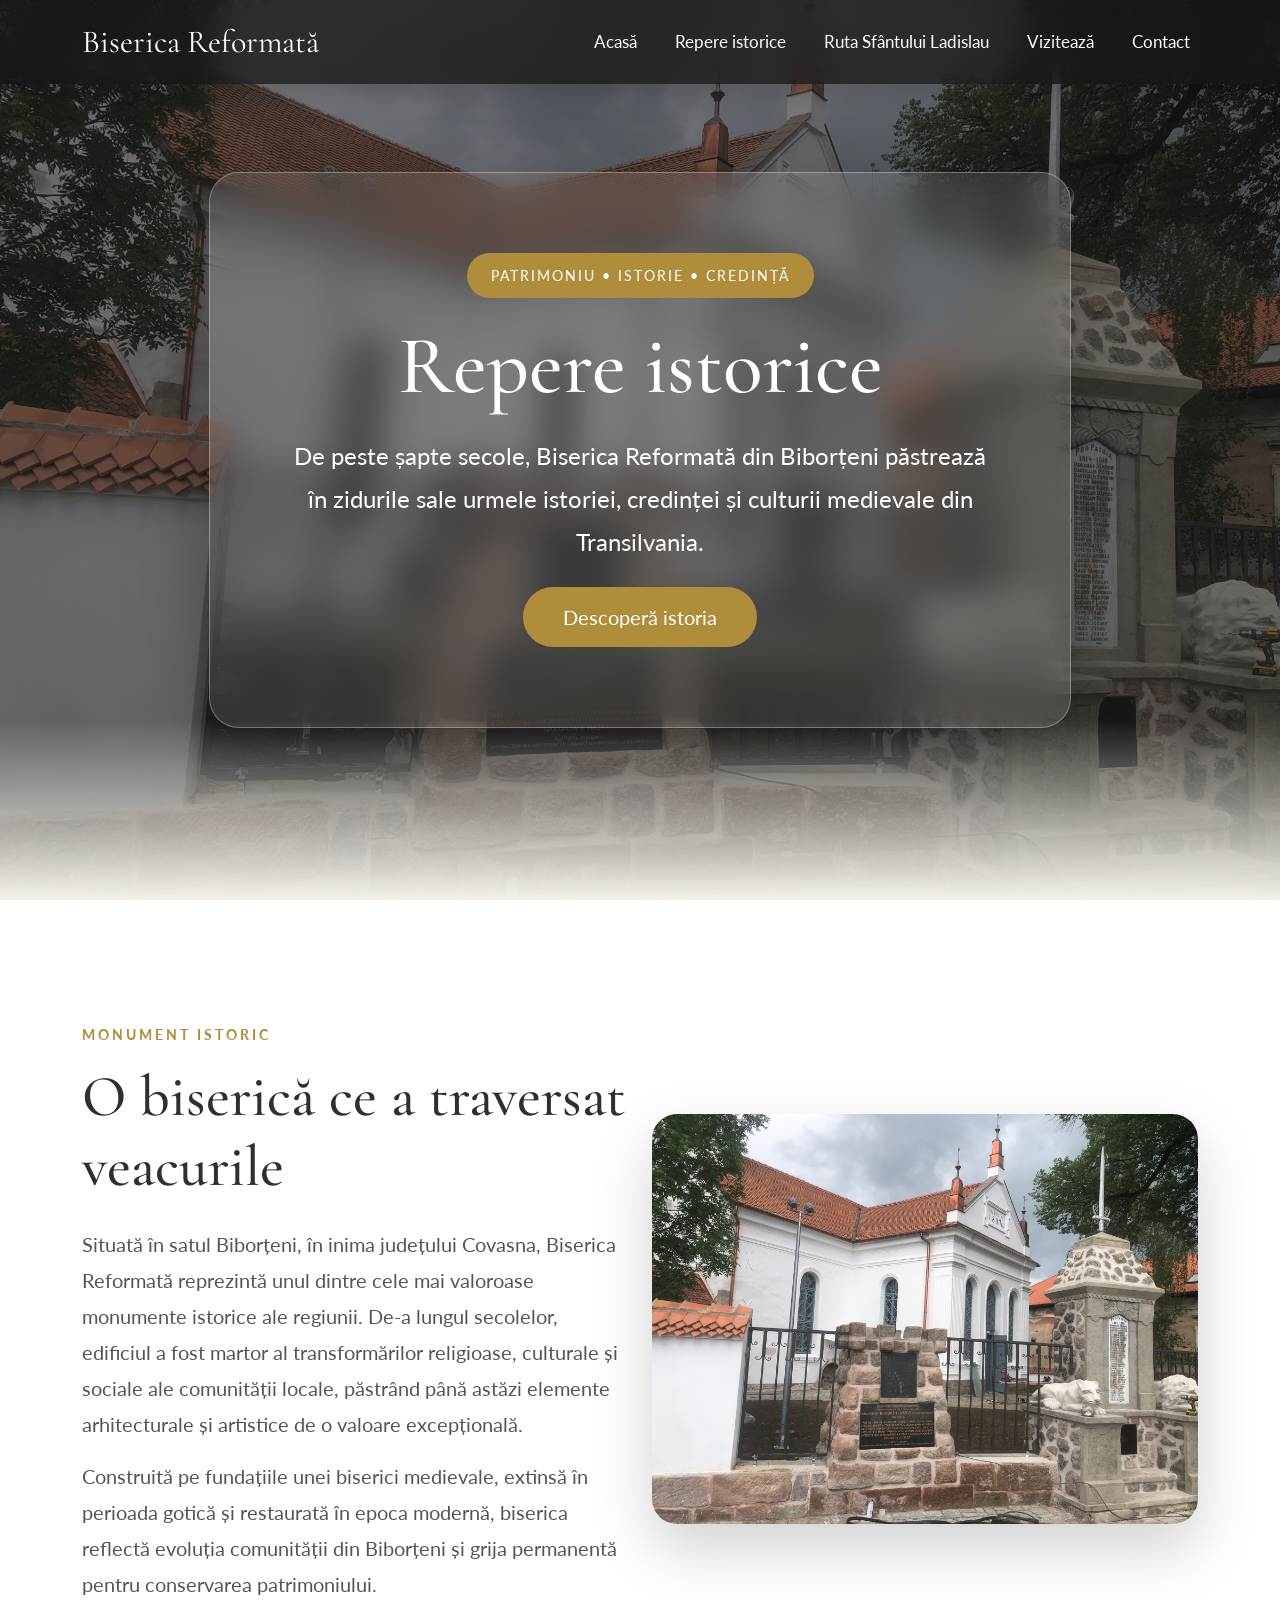
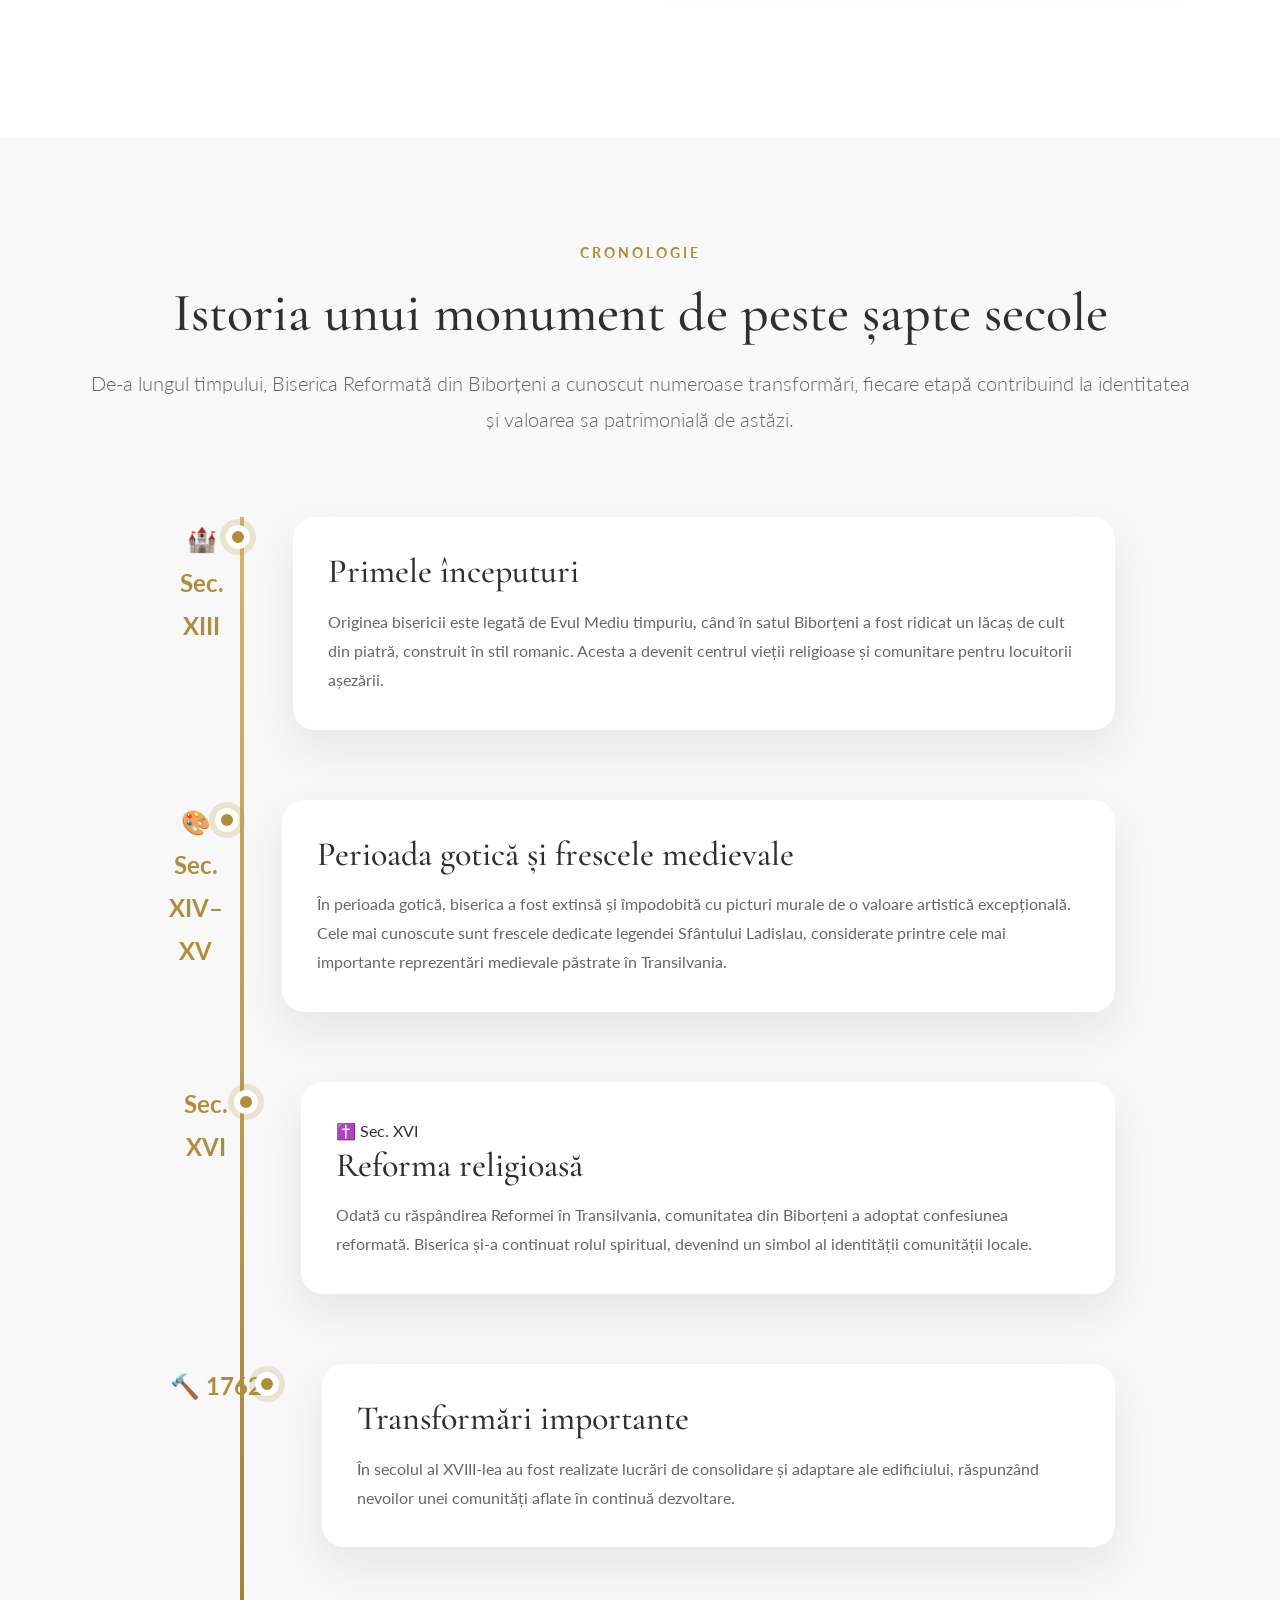
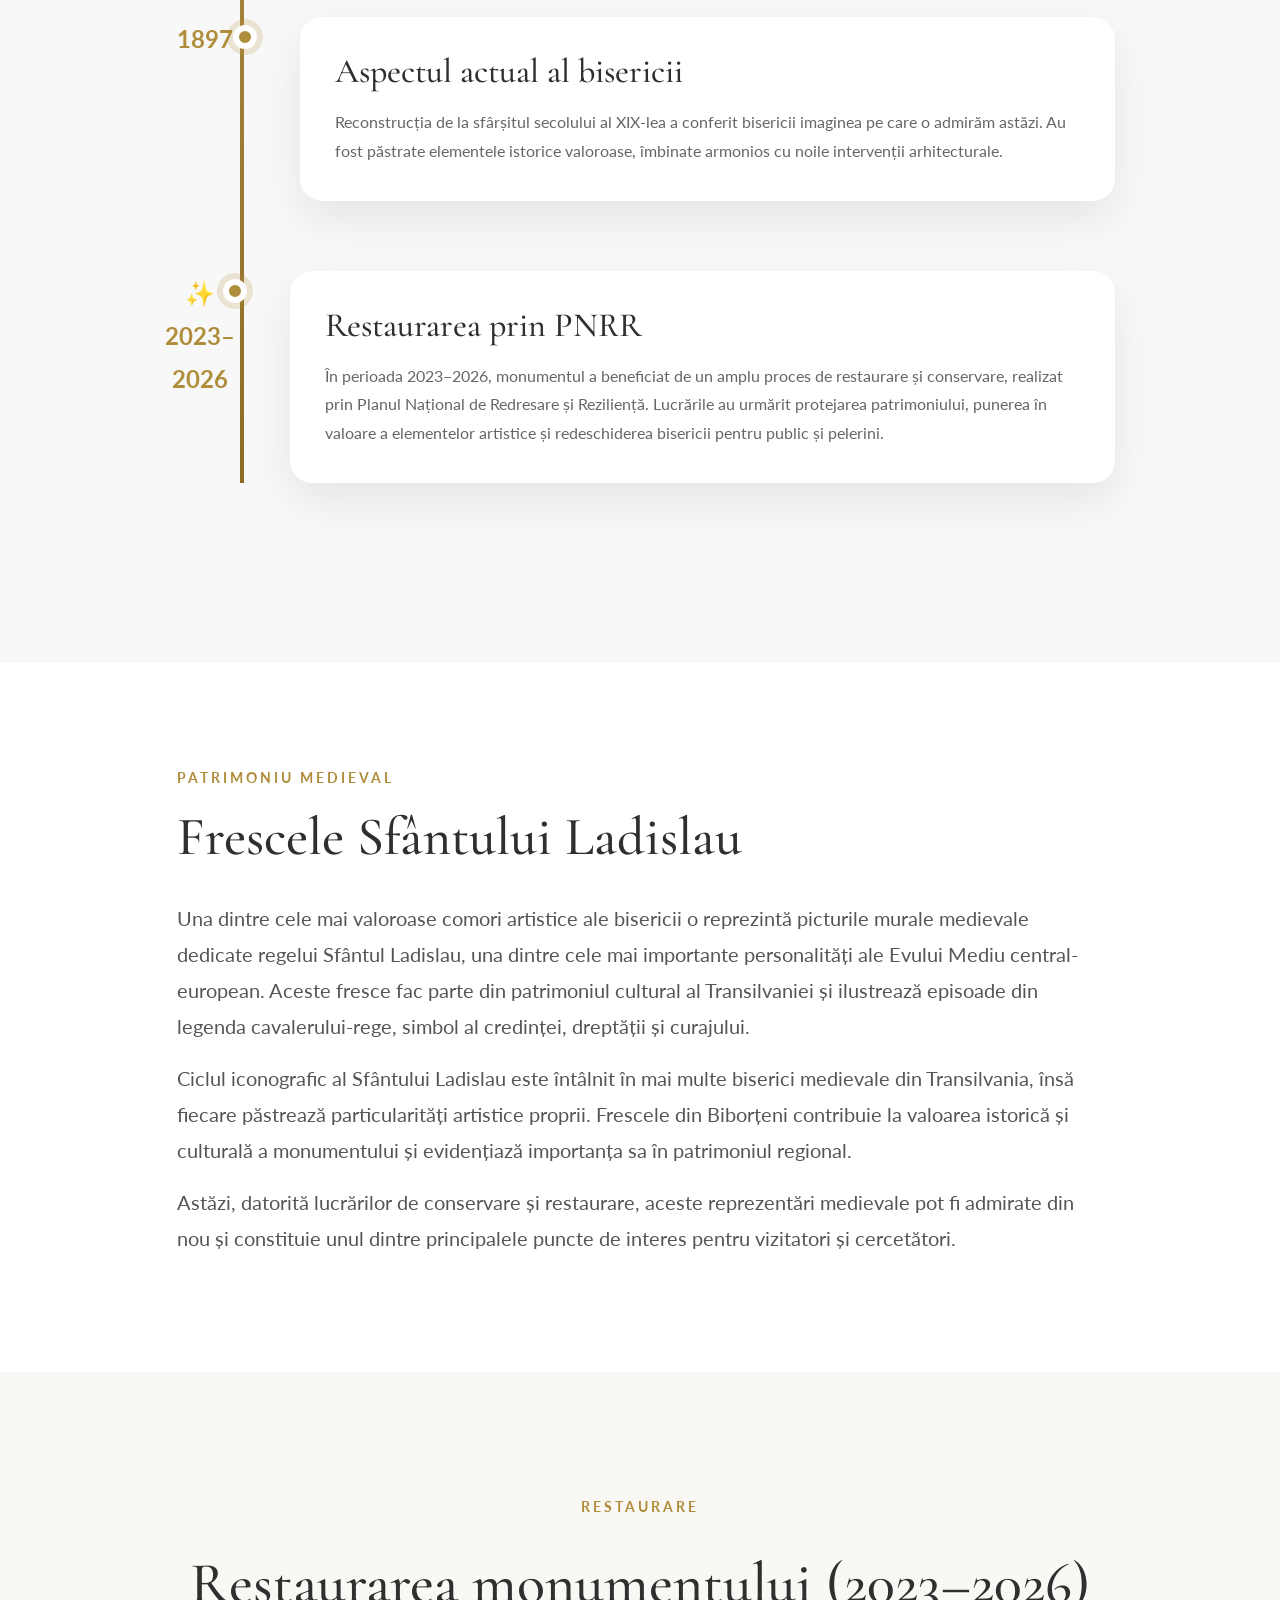
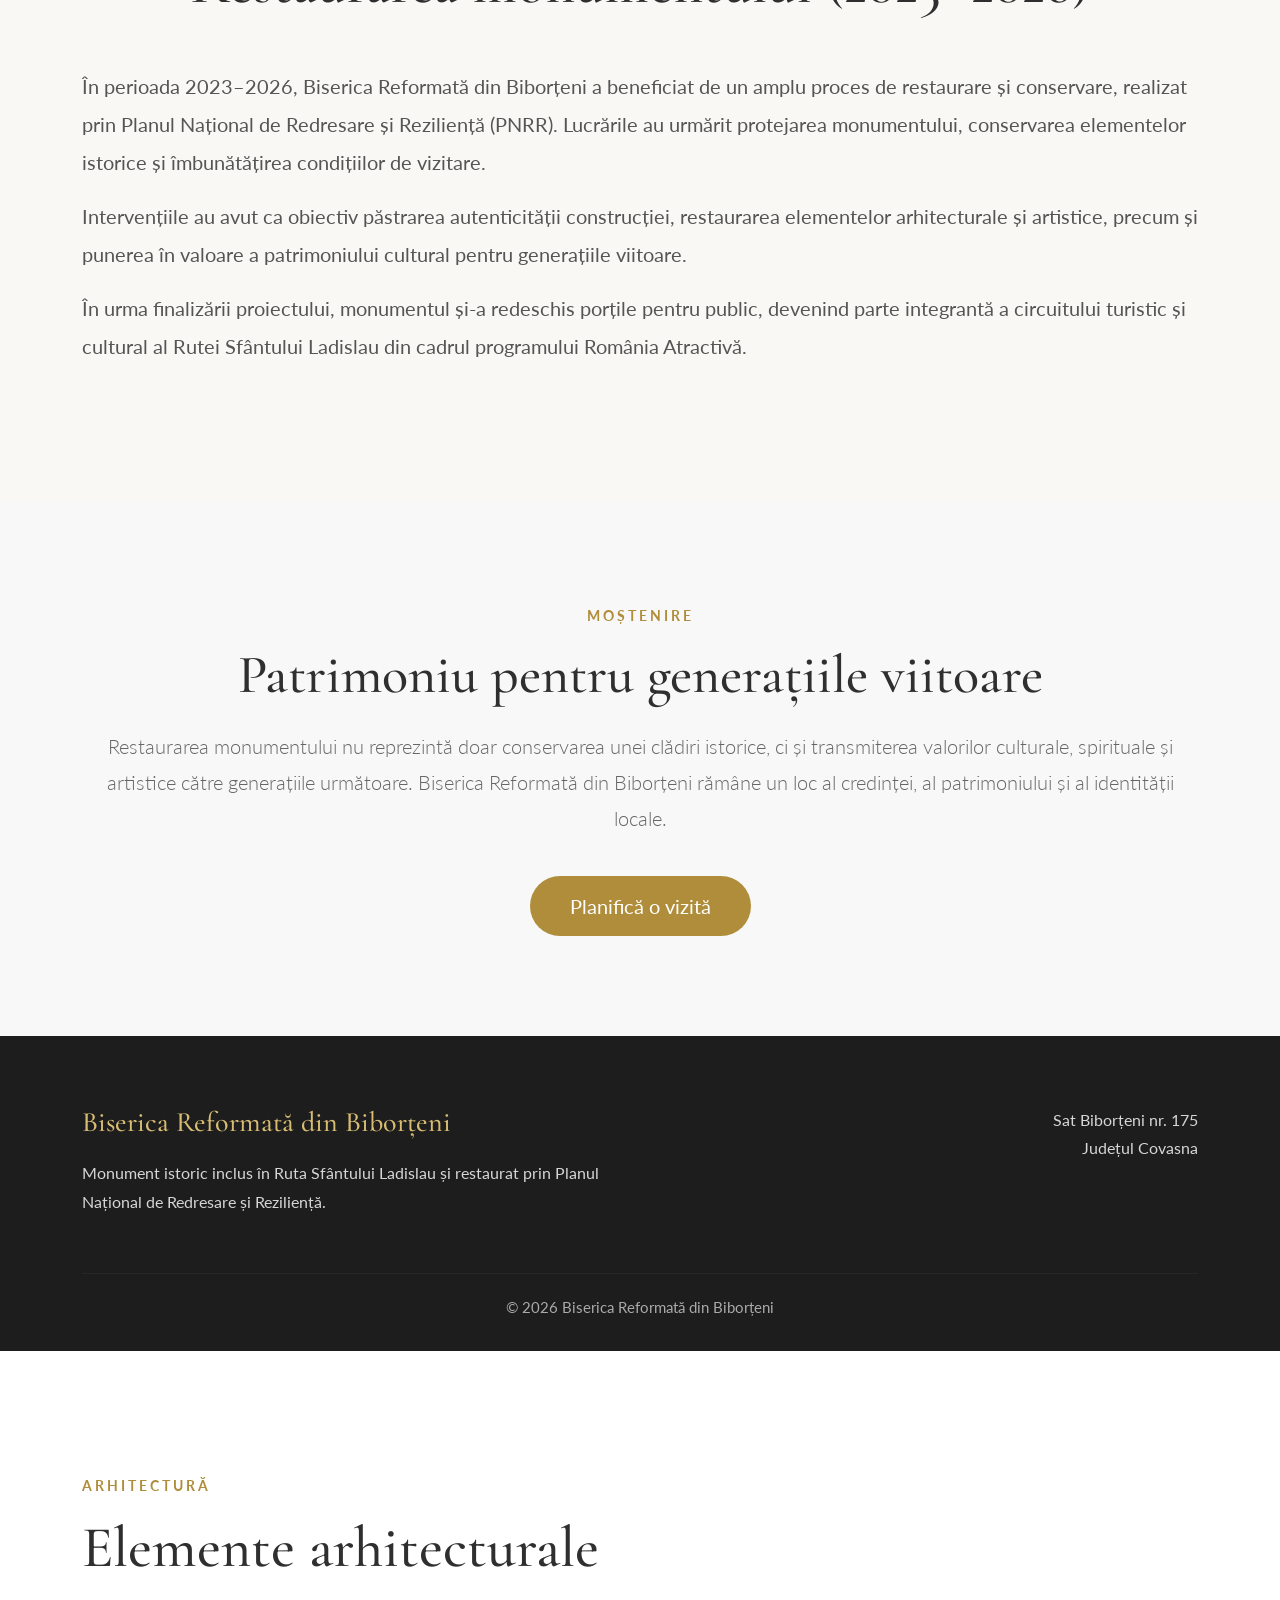
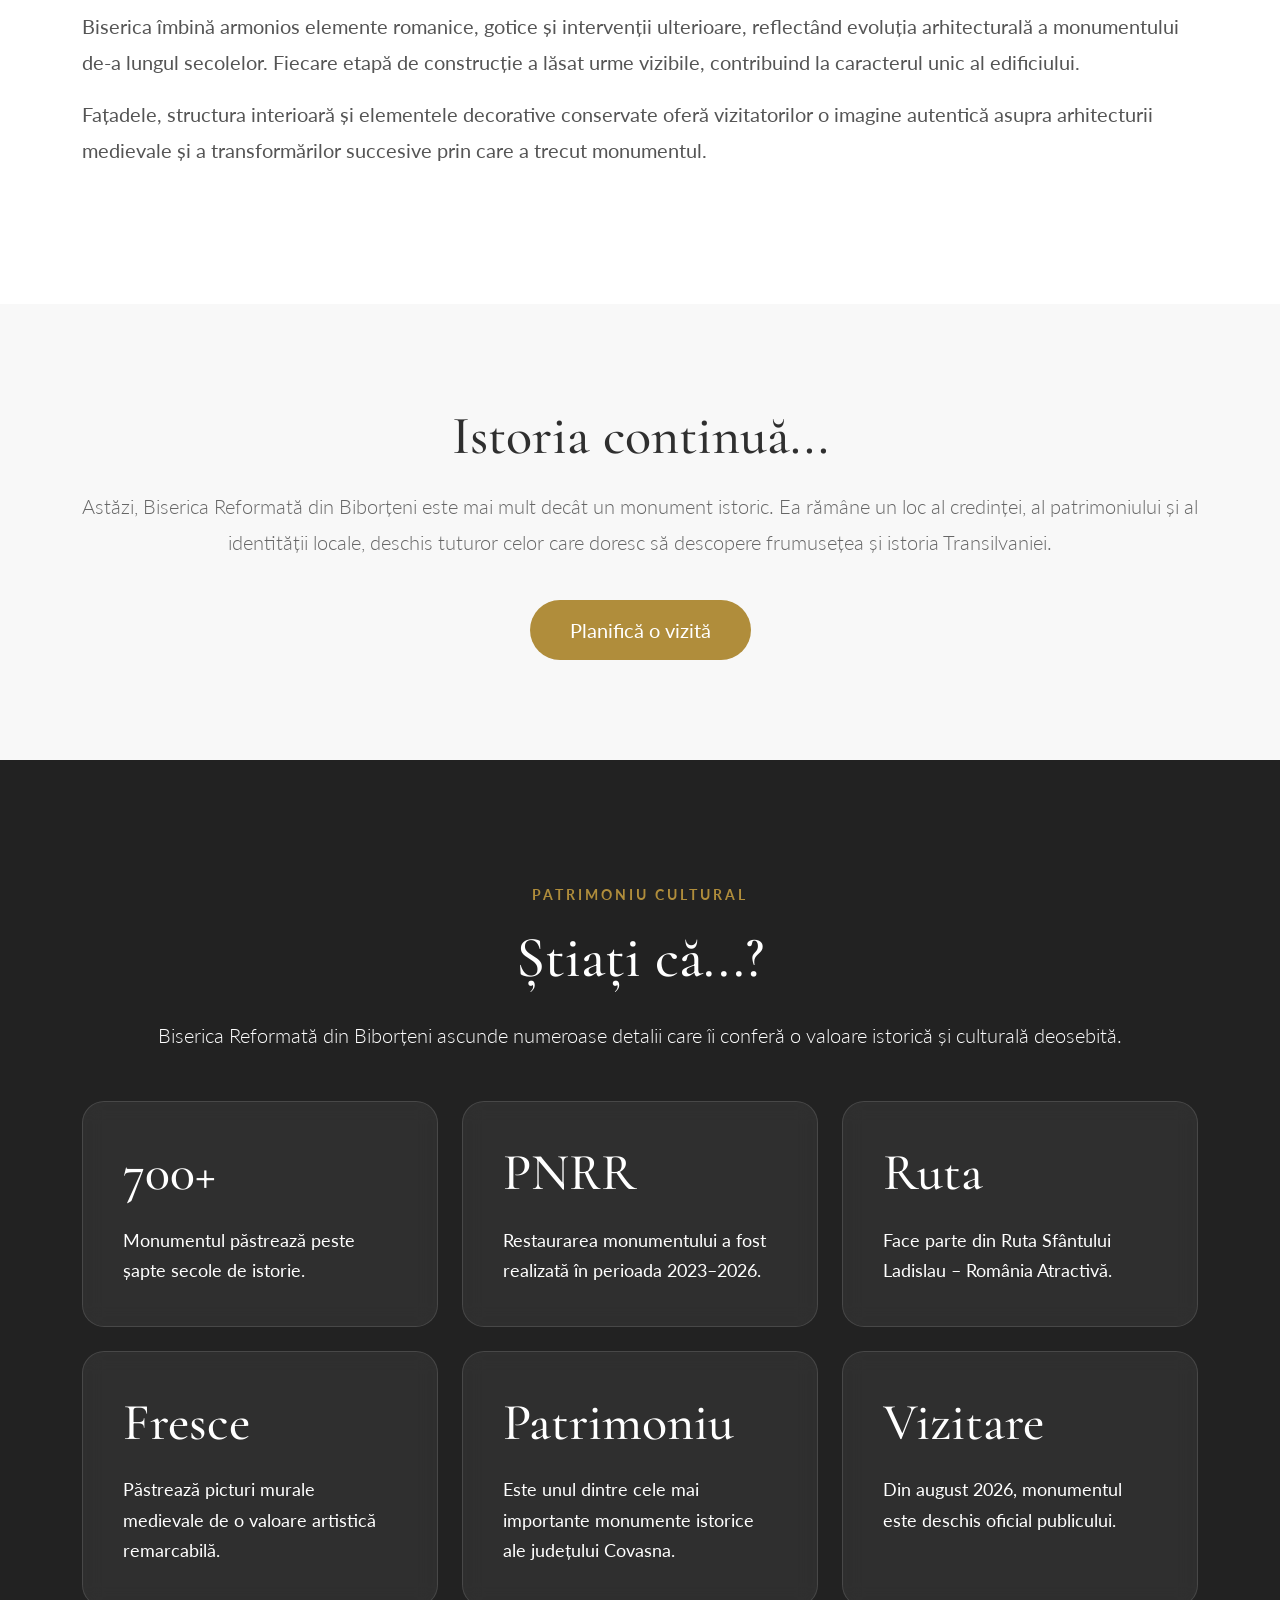
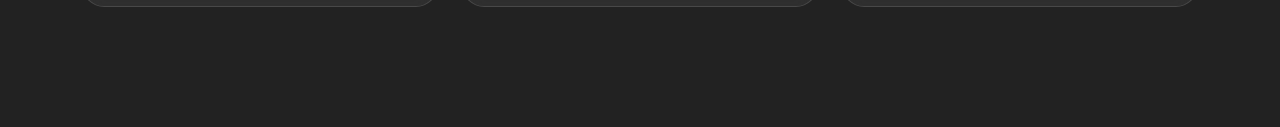
<file: istoric.html>
<!DOCTYPE html>
<html lang="ro">

<head>

<meta charset="UTF-8">
<meta name="viewport" content="width=device-width, initial-scale=1.0">

<title>Repere istorice | Biserica Reformată din Biborțeni</title>

<link rel="icon" type="image/png" href="images/logo/favicon.png">

<meta name="description"
content="Istoria Bisericii Reformate din Biborțeni, unul dintre cele mai valoroase monumente medievale din județul Covasna.">

<link href="https://cdn.jsdelivr.net/npm/bootstrap@5.3.7/dist/css/bootstrap.min.css" rel="stylesheet">

<link rel="preconnect" href="https://fonts.googleapis.com">
<link rel="preconnect" href="https://fonts.gstatic.com" crossorigin>

<link href="https://fonts.googleapis.com/css2?family=Cormorant+Garamond:wght@400;600;700&family=Lato:wght@300;400;700&display=swap" rel="stylesheet">

<link rel="stylesheet" href="css/style.css">

</head>

<body>

<!-- NAVBAR -->
<nav class="navbar navbar-expand-lg fixed-top">
<div class="container">

<a class="navbar-brand" href="index.html">
Biserica Reformată
</a>

<button class="navbar-toggler" type="button" data-bs-toggle="collapse"
data-bs-target="#navbarNav">

<span class="navbar-toggler-icon"></span>

</button>

<div class="collapse navbar-collapse" id="navbarNav">

<ul class="navbar-nav ms-auto">

<li class="nav-item">
<a class="nav-link" href="index.html">Acasă</a>
</li>

<li class="nav-item">
<a class="nav-link active" href="istoric.html">Repere istorice</a>
</li>

<li class="nav-item">
<a class="nav-link" href="ruta.html">Ruta Sfântului Ladislau</a>
</li>

<li class="nav-item">
<a class="nav-link" href="viziteaza.html">Vizitează</a>
</li>

<li class="nav-item">
<a class="nav-link" href="contact.html">Contact</a>
</li>

</ul>

</div>

</div>
</nav>

<section class="hero hero-history">

<div class="hero-overlay">

<div class="hero-box">

<span class="hero-tag">
Patrimoniu • Istorie • Credință
</span>

<h1>Repere istorice</h1>

<p>

De peste șapte secole, Biserica Reformată din Biborțeni păstrează în zidurile sale
urmele istoriei, credinței și culturii medievale din Transilvania.

</p>

<a href="#istorie" class="btn btn-warning btn-lg mt-4">
Descoperă istoria
</a>

</div>

</div>

</section>

<section class="about" id="istorie">

<div class="container">

<div class="row align-items-center">

<div class="col-lg-6">

<span class="section-subtitle">
MONUMENT ISTORIC
</span>

<h2>O biserică ce a traversat veacurile</h2>

<p>

Situată în satul Biborțeni, în inima județului Covasna, Biserica Reformată reprezintă unul dintre cele mai valoroase monumente istorice ale regiunii. De-a lungul secolelor, edificiul a fost martor al transformărilor religioase, culturale și sociale ale comunității locale, păstrând până astăzi elemente arhitecturale și artistice de o valoare excepțională.

</p>

<p>

Construită pe fundațiile unei biserici medievale, extinsă în perioada gotică și restaurată în epoca modernă, biserica reflectă evoluția comunității din Biborțeni și grija permanentă pentru conservarea patrimoniului.

</p>

</div>

<div class="col-lg-6">

<img src="images/exterior/1.jpg"
class="about-image"
alt="Biserica Reformată din Biborțeni">

</div>

</div>

</div>

</section>

<!-- TIMELINE -->

<section class="history-preview">

<div class="container">

<div class="text-center mb-5">

<span class="section-subtitle">
CRONOLOGIE
</span>

<h2>Istoria unui monument de peste șapte secole</h2>

<p class="lead">

De-a lungul timpului, Biserica Reformată din Biborțeni a cunoscut numeroase transformări, fiecare etapă contribuind la identitatea și valoarea sa patrimonială de astăzi.

</p>

</div>

<div class="timeline">

<div class="timeline-item">

<div class="timeline-year">
🏰 Sec. XIII
</div>

<div class="timeline-content">

<h4>Primele începuturi</h4>

<p>

Originea bisericii este legată de Evul Mediu timpuriu, când în satul Biborțeni a fost ridicat un lăcaș de cult din piatră, construit în stil romanic. Acesta a devenit centrul vieții religioase și comunitare pentru locuitorii așezării.

</p>

</div>

</div>

<div class="timeline-item">

<div class="timeline-year">
🎨 Sec. XIV–XV
</div>

<div class="timeline-content">

<h4>Perioada gotică și frescele medievale</h4>

<p>

În perioada gotică, biserica a fost extinsă și împodobită cu picturi murale de o valoare artistică excepțională. Cele mai cunoscute sunt frescele dedicate legendei Sfântului Ladislau, considerate printre cele mai importante reprezentări medievale păstrate în Transilvania.

</p>

</div>

</div>

<div class="timeline-item">

<div class="timeline-year">
Sec. XVI
</div>

<div class="timeline-content">
✝️ Sec. XVI
<h4>Reforma religioasă</h4>

<p>

Odată cu răspândirea Reformei în Transilvania, comunitatea din Biborțeni a adoptat confesiunea reformată. Biserica și-a continuat rolul spiritual, devenind un simbol al identității comunității locale.

</p>

</div>

</div>

<div class="timeline-item">

<div class="timeline-year">
🔨 1762
</div>

<div class="timeline-content">

<h4>Transformări importante</h4>

<p>

În secolul al XVIII-lea au fost realizate lucrări de consolidare și adaptare ale edificiului, răspunzând nevoilor unei comunități aflate în continuă dezvoltare.

</p>

</div>

</div>

<div class="timeline-item">

<div class="timeline-year">
1897
</div>

<div class="timeline-content">

<h4>Aspectul actual al bisericii</h4>

<p>

Reconstrucția de la sfârșitul secolului al XIX-lea a conferit bisericii imaginea pe care o admirăm astăzi. Au fost păstrate elementele istorice valoroase, îmbinate armonios cu noile intervenții arhitecturale.

</p>

</div>

</div>

<div class="timeline-item">

<div class="timeline-year">
✨ 2023–2026
</div>

<div class="timeline-content">

<h4>Restaurarea prin PNRR</h4>

<p>

În perioada 2023–2026, monumentul a beneficiat de un amplu proces de restaurare și conservare, realizat prin Planul Național de Redresare și Reziliență. Lucrările au urmărit protejarea patrimoniului, punerea în valoare a elementelor artistice și redeschiderea bisericii pentru public și pelerini.

</p>

</div>

</div>

</div>

</div>

</section>

<!-- FRESCELE SFÂNTULUI LADISLAU -->

<section class="pnrr-section">

<div class="container">

<div class="row justify-content-center">

<div class="col-lg-10">

<span class="section-subtitle">
PATRIMONIU MEDIEVAL
</span>

<h2>Frescele Sfântului Ladislau</h2>

<p>

Una dintre cele mai valoroase comori artistice ale bisericii o reprezintă picturile murale medievale dedicate regelui Sfântul Ladislau, una dintre cele mai importante personalități ale Evului Mediu central-european. Aceste fresce fac parte din patrimoniul cultural al Transilvaniei și ilustrează episoade din legenda cavalerului-rege, simbol al credinței, dreptății și curajului.

</p>

<p>

Ciclul iconografic al Sfântului Ladislau este întâlnit în mai multe biserici medievale din Transilvania, însă fiecare păstrează particularități artistice proprii. Frescele din Biborțeni contribuie la valoarea istorică și culturală a monumentului și evidențiază importanța sa în patrimoniul regional.

</p>

<p>

Astăzi, datorită lucrărilor de conservare și restaurare, aceste reprezentări medievale pot fi admirate din nou și constituie unul dintre principalele puncte de interes pentru vizitatori și cercetători.

</p>

</div>

</div>

</div>

</section>
<!-- RESTAURAREA -->

<section class="ruta-section">

<div class="container">

<div class="text-center">

<span class="section-subtitle">
RESTAURARE
</span>

<h2>Restaurarea monumentului (2023–2026)</h2>

</div>

<div class="row mt-5">

<div class="col-lg-12">

<p>

În perioada 2023–2026, Biserica Reformată din Biborțeni a beneficiat de un amplu proces de restaurare și conservare, realizat prin Planul Național de Redresare și Reziliență (PNRR). Lucrările au urmărit protejarea monumentului, conservarea elementelor istorice și îmbunătățirea condițiilor de vizitare.

</p>

<p>

Intervențiile au avut ca obiectiv păstrarea autenticității construcției, restaurarea elementelor arhitecturale și artistice, precum și punerea în valoare a patrimoniului cultural pentru generațiile viitoare.

</p>

<p>

În urma finalizării proiectului, monumentul și-a redeschis porțile pentru public, devenind parte integrantă a circuitului turistic și cultural al Rutei Sfântului Ladislau din cadrul programului România Atractivă.

</p>

</div>

</div>

</div>

</section>

<section class="history-preview">

<div class="container text-center">

<span class="section-subtitle">

MOȘTENIRE

</span>

<h2>Patrimoniu pentru generațiile viitoare</h2>

<p class="lead">

Restaurarea monumentului nu reprezintă doar conservarea unei clădiri istorice, ci și transmiterea valorilor culturale, spirituale și artistice către generațiile următoare.

Biserica Reformată din Biborțeni rămâne un loc al credinței, al patrimoniului și al identității locale.

</p>

<a href="viziteaza.html"
class="btn btn-warning btn-lg mt-4">

Planifică o vizită

</a>

</div>

</section>

<footer class="footer">

<div class="container">

<div class="row">

<div class="col-lg-6">

<h3>Biserica Reformată din Biborțeni</h3>

<p>
Monument istoric inclus în Ruta Sfântului Ladislau și restaurat prin Planul Național de Redresare și Reziliență.
</p>

</div>

<div class="col-lg-6 text-lg-end">

<p>
Sat Biborțeni nr. 175<br>
Județul Covasna
</p>

</div>

</div>

<hr>

<div class="footer-bottom">

© 2026 Biserica Reformată din Biborțeni

</div>

</div>

</footer>

<script src="https://cdn.jsdelivr.net/npm/bootstrap@5.3.7/dist/js/bootstrap.bundle.min.js"></script>

</body>
</html>
<section class="about">

<div class="container">

<div class="row">

<div class="col-lg-12">

<span class="section-subtitle">

ARHITECTURĂ

</span>

<h2>Elemente arhitecturale</h2>

<p>

Biserica îmbină armonios elemente romanice, gotice și intervenții ulterioare, reflectând evoluția arhitecturală a monumentului de-a lungul secolelor. Fiecare etapă de construcție a lăsat urme vizibile, contribuind la caracterul unic al edificiului.

</p>

<p>

Fațadele, structura interioară și elementele decorative conservate oferă vizitatorilor o imagine autentică asupra arhitecturii medievale și a transformărilor succesive prin care a trecut monumentul.

</p>

</div>

</div>

</div>

</section>

<section class="history-preview text-center">

<div class="container">

<h2>Istoria continuă...</h2>

<p class="lead">

Astăzi, Biserica Reformată din Biborțeni este mai mult decât un monument istoric. Ea rămâne un loc al credinței, al patrimoniului și al identității locale, deschis tuturor celor care doresc să descopere frumusețea și istoria Transilvaniei.

</p>

<a href="viziteaza.html"
class="btn btn-warning btn-lg mt-4">

Planifică o vizită

</a>

</div>

</section>

<!-- ȘTIAȚI CĂ -->

<section class="facts-section">

<div class="container">

<div class="text-center mb-5">

<span class="section-subtitle">
PATRIMONIU CULTURAL
</span>

<h2>Știați că...?</h2>

<p class="lead">
Biserica Reformată din Biborțeni ascunde numeroase detalii care îi conferă o valoare istorică și culturală deosebită.
</p>

</div>

<div class="row g-4">

<div class="col-md-4">
<div class="fact-card">
<h3>700+</h3>
<p>Monumentul păstrează peste șapte secole de istorie.</p>
</div>
</div>

<div class="col-md-4">
<div class="fact-card">
<h3>PNRR</h3>
<p>Restaurarea monumentului a fost realizată în perioada 2023–2026.</p>
</div>
</div>

<div class="col-md-4">
<div class="fact-card">
<h3>Ruta</h3>
<p>Face parte din Ruta Sfântului Ladislau – România Atractivă.</p>
</div>
</div>

<div class="col-md-4">
<div class="fact-card">
<h3>Fresce</h3>
<p>Păstrează picturi murale medievale de o valoare artistică remarcabilă.</p>
</div>
</div>

<div class="col-md-4">
<div class="fact-card">
<h3>Patrimoniu</h3>
<p>Este unul dintre cele mai importante monumente istorice ale județului Covasna.</p>
</div>
</div>

<div class="col-md-4">
<div class="fact-card">
<h3>Vizitare</h3>
<p>Din august 2026, monumentul este deschis oficial publicului.</p>
</div>
</div>

</div>

</div>

</section>
</file>
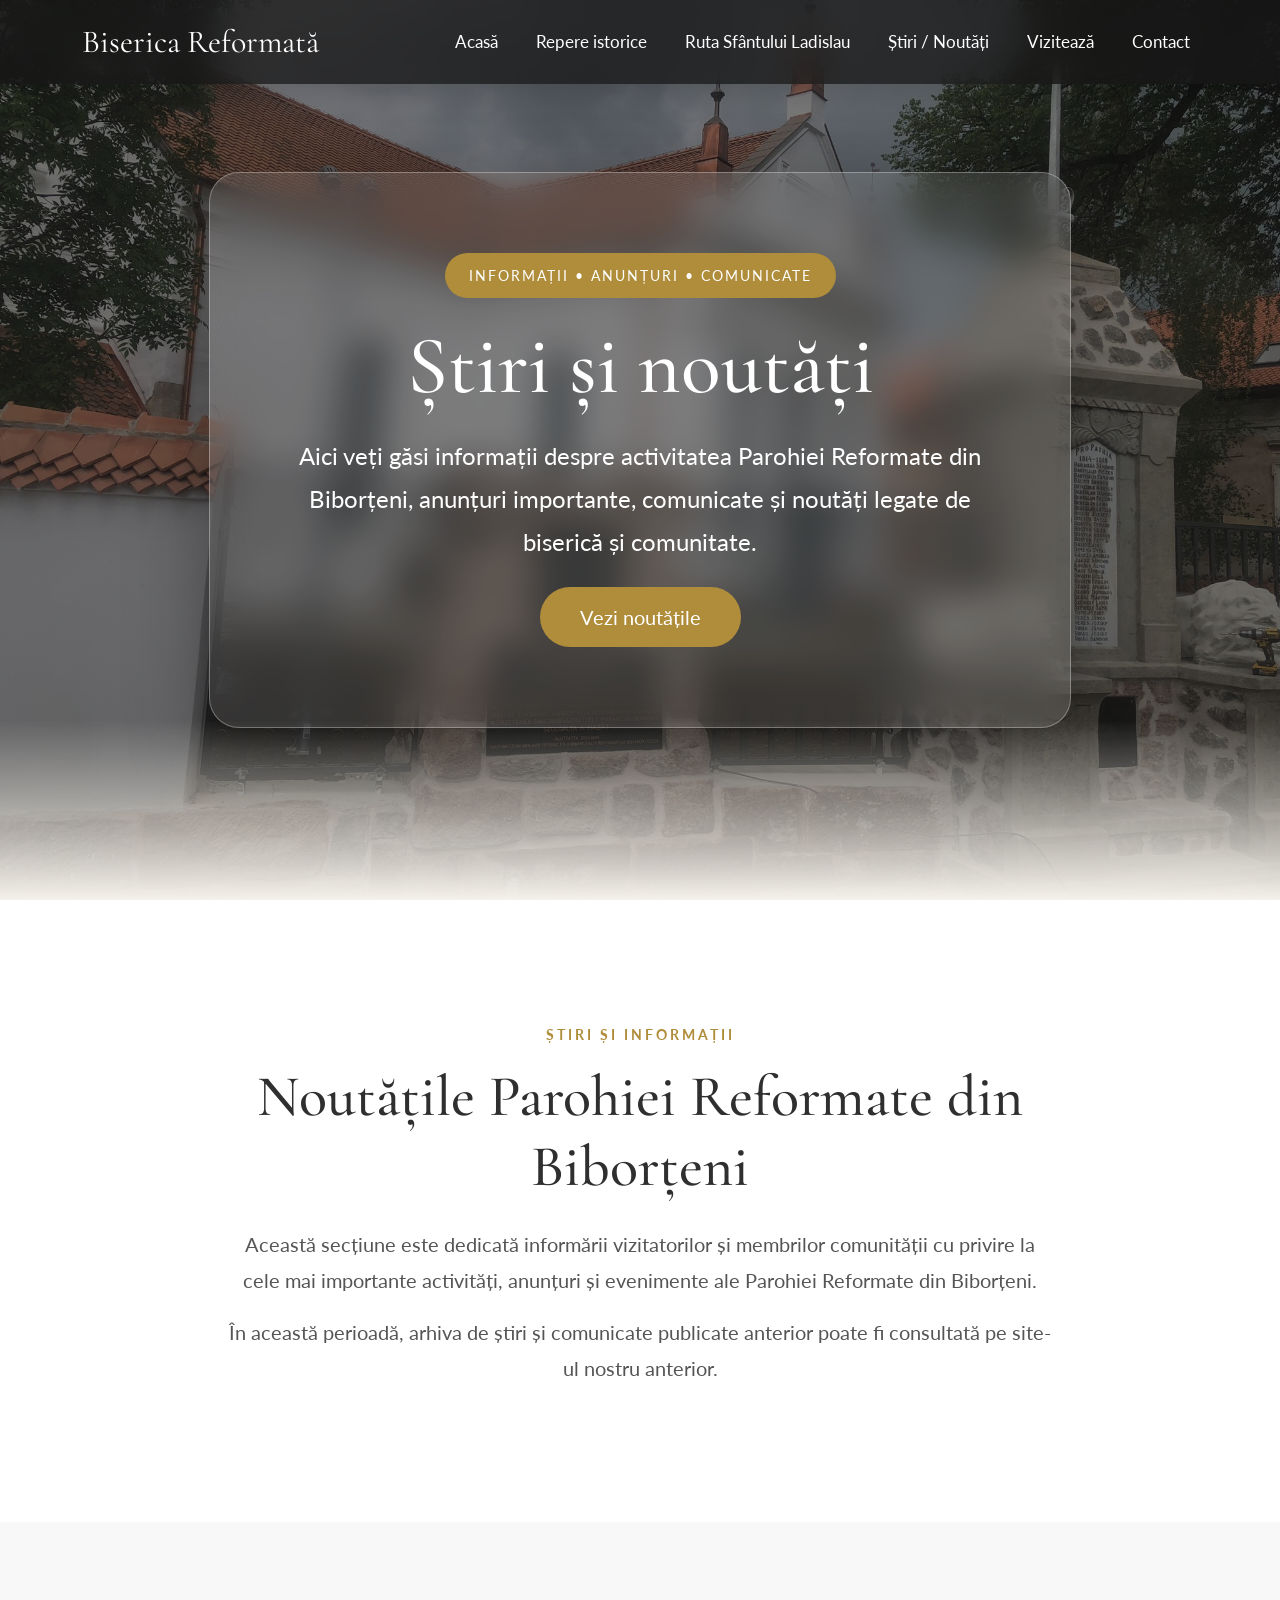
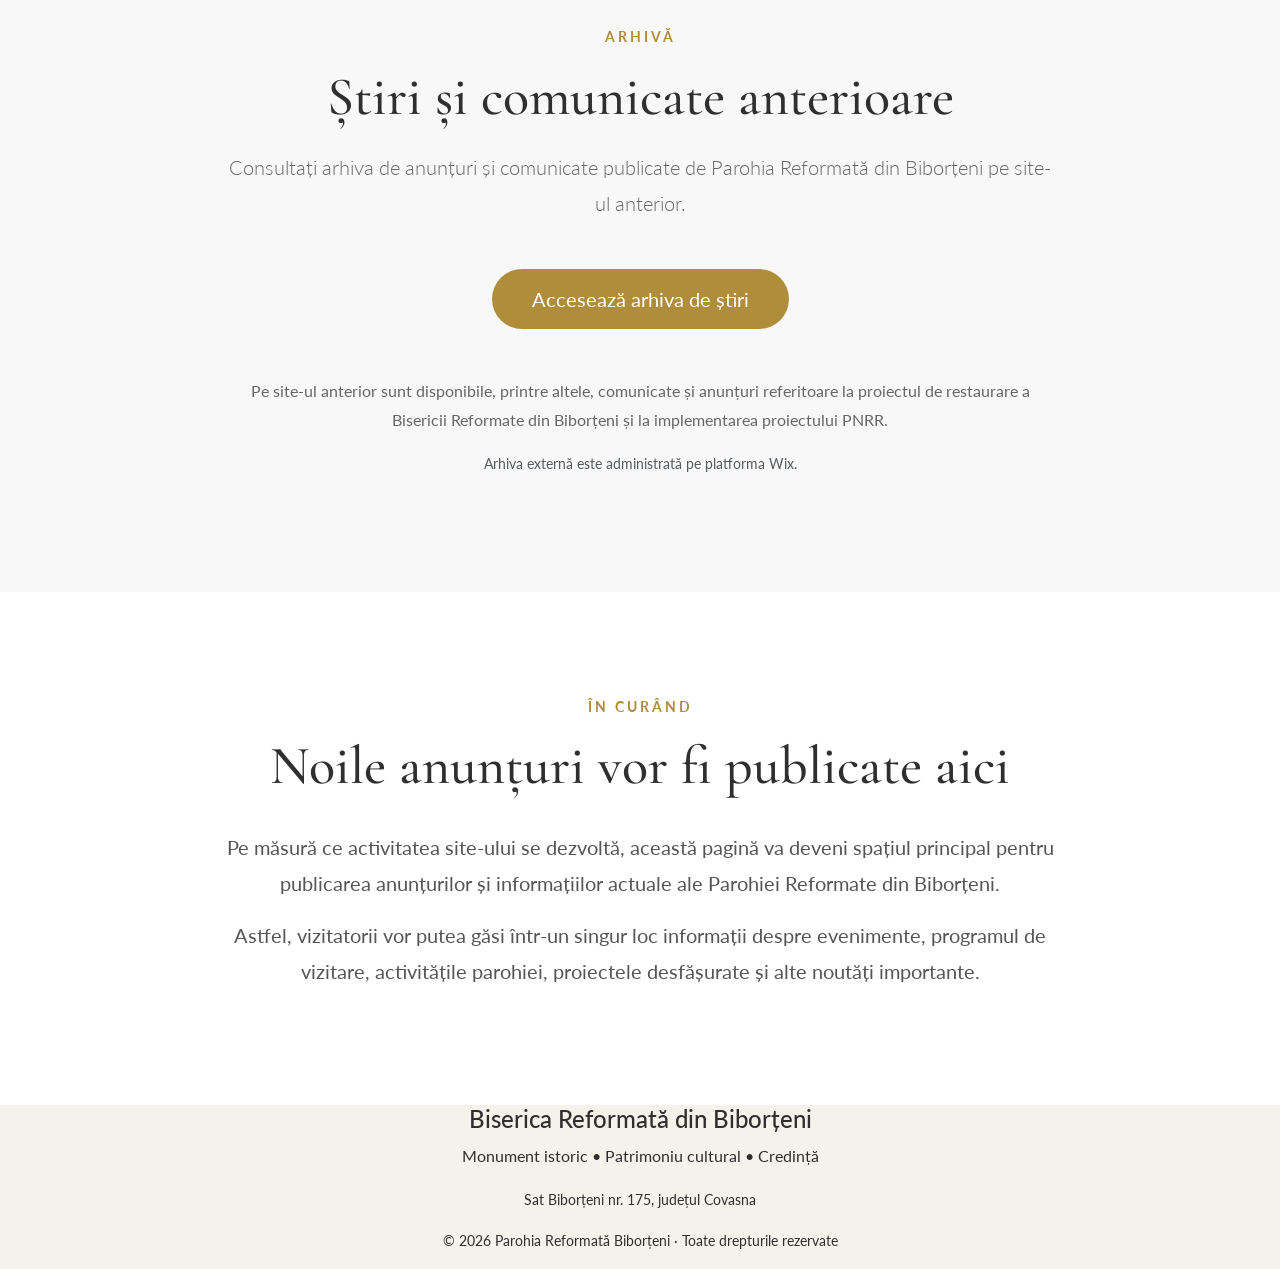
<file: stiri.html>
<!DOCTYPE html>
<html lang="ro">

<head>

<meta charset="UTF-8">
<meta name="viewport" content="width=device-width, initial-scale=1.0">

<title>Știri și noutăți | Biserica Reformată din Biborțeni</title>

<meta name="description"
content="Știri, anunțuri și comunicate ale Parohiei Reformate din Biborțeni. Informații despre activitatea parohiei, vizitarea bisericii și patrimoniul cultural.">

<meta name="keywords"
content="Biserica Reformată Biborțeni, știri, noutăți, anunțuri, comunicate, Parohia Reformată Biborțeni">

<link rel="icon" type="image/png" href="images/logo/favicon.png">

<link rel="preconnect" href="https://fonts.googleapis.com">
<link rel="preconnect" href="https://fonts.gstatic.com" crossorigin>

<link href="https://cdn.jsdelivr.net/npm/bootstrap@5.3.7/dist/css/bootstrap.min.css"
rel="stylesheet">

<link href="https://fonts.googleapis.com/css2?family=Cormorant+Garamond:wght@400;600;700&family=Lato:wght@300;400;700&display=swap"
rel="stylesheet">

<link rel="stylesheet" href="css/style.css">

</head>


<body>


<!-- NAVBAR -->

<nav class="navbar navbar-expand-lg fixed-top">

<div class="container">

<a class="navbar-brand" href="index.html">
Biserica Reformată
</a>


<button class="navbar-toggler"
type="button"
data-bs-toggle="collapse"
data-bs-target="#navbarNav">

<span class="navbar-toggler-icon"></span>

</button>


<div class="collapse navbar-collapse" id="navbarNav">

<ul class="navbar-nav ms-auto">

<li class="nav-item">
<a class="nav-link" href="index.html">
Acasă
</a>
</li>

<li class="nav-item">
<a class="nav-link" href="istoric.html">
Repere istorice
</a>
</li>

<li class="nav-item">
<a class="nav-link" href="ruta.html">
Ruta Sfântului Ladislau
</a>
</li>

<li class="nav-item">
<a class="nav-link active" href="stiri.html">
Știri / Noutăți
</a>
</li>

<li class="nav-item">
<a class="nav-link" href="viziteaza.html">
Vizitează
</a>
</li>

<li class="nav-item">
<a class="nav-link" href="contact.html">
Contact
</a>
</li>

</ul>

</div>

</div>

</nav>



<!-- HERO -->

<section class="hero hero-history">

<div class="hero-overlay">

<div class="hero-box">

<span class="hero-tag">
INFORMAȚII • ANUNȚURI • COMUNICATE
</span>

<h1>
Știri și noutăți
</h1>

<p>

Aici veți găsi informații despre activitatea Parohiei Reformate din Biborțeni,
anunțuri importante, comunicate și noutăți legate de biserică și comunitate.

</p>

<a href="#noutati"
class="btn btn-warning btn-lg mt-4">

Vezi noutățile

</a>

</div>

</div>

</section>



<!-- INTRO -->

<section class="about" id="noutati">

<div class="container">

<div class="row justify-content-center">

<div class="col-lg-9 text-center">

<span class="section-subtitle">
ȘTIRI ȘI INFORMAȚII
</span>

<h2>
Noutățile Parohiei Reformate din Biborțeni
</h2>

<p>

Această secțiune este dedicată informării vizitatorilor și membrilor
comunității cu privire la cele mai importante activități,
anunțuri și evenimente ale Parohiei Reformate din Biborțeni.

</p>

<p>

În această perioadă, arhiva de știri și comunicate publicate anterior
poate fi consultată pe site-ul nostru anterior.

</p>

</div>

</div>

</div>

</section>



<!-- ARHIVA VECHE -->

<section class="history-preview">

<div class="container">

<div class="row justify-content-center">

<div class="col-lg-9">

<div class="text-center mb-5">

<span class="section-subtitle">
ARHIVĂ
</span>

<h2>
Știri și comunicate anterioare
</h2>

<p class="lead">

Consultați arhiva de anunțuri și comunicate publicate de
Parohia Reformată din Biborțeni pe site-ul anterior.

</p>

</div>


<div class="text-center">

<a href="https://parohiarefbiborteni.wixsite.com/parohia-reformat--bi/blog"
target="_blank"
rel="noopener noreferrer"
class="btn btn-warning btn-lg">

Accesează arhiva de știri

</a>

</div>


<div class="mt-5 text-center">

<p>

Pe site-ul anterior sunt disponibile, printre altele, comunicate
și anunțuri referitoare la proiectul de restaurare a Bisericii Reformate
din Biborțeni și la implementarea proiectului PNRR.

</p>

<p class="small text-muted">

Arhiva externă este administrată pe platforma Wix.

</p>

</div>

</div>

</div>

</div>

</section>



<!-- ACTUALIZĂRI -->

<section class="pnrr-section">

<div class="container">

<div class="row justify-content-center">

<div class="col-lg-9 text-center">

<span class="section-subtitle">
ÎN CURÂND
</span>

<h2>
Noile anunțuri vor fi publicate aici
</h2>

<p>

Pe măsură ce activitatea site-ului se dezvoltă, această pagină va deveni
spațiul principal pentru publicarea anunțurilor și informațiilor
actuale ale Parohiei Reformate din Biborțeni.

</p>

<p>

Astfel, vizitatorii vor putea găsi într-un singur loc informații despre
evenimente, programul de vizitare, activitățile parohiei,
proiectele desfășurate și alte noutăți importante.

</p>

</div>

</div>

</div>

</section>



<!-- FOOTER -->

<footer>

<div class="container text-center">

<h4>
Biserica Reformată din Biborțeni
</h4>

<p>
Monument istoric • Patrimoniu cultural • Credință
</p>

<p class="small">

Sat Biborțeni nr. 175, județul Covasna

</p>

<p class="small">

© 2026 Parohia Reformată Biborțeni · Toate drepturile rezervate

</p>

</div>

</footer>



<script src="https://cdn.jsdelivr.net/npm/bootstrap@5.3.7/dist/js/bootstrap.bundle.min.js">
</script>

</body>

</html>
</file>
<file: css/style.css>
/* ==================================================
   GENERAL
================================================== */

*{
    margin:0;
    padding:0;
    box-sizing:border-box;
}

html{
    scroll-behavior:smooth;
}

body{

    font-family:'Lato',sans-serif;

    background:#f5f2eb;

    color:#2f2f2f;

    line-height:1.8;

}

img{

    max-width:100%;

    display:block;

}


/* ==================================================
   HERO
================================================== */

.hero{

    min-height:100vh;

    display:flex;

    justify-content:center;

    align-items:center;

    position:relative;

    overflow:hidden;

    background:
    linear-gradient(rgba(20,20,20,.20),rgba(20,20,20,.30)),
    url("../images/hero/hero.jpg");

    background-size:cover;

    background-position:center;

}

.hero::after{

    content:"";

    position:absolute;

    left:0;

    right:0;

    bottom:0;

    height:180px;

    background:linear-gradient(to bottom,
    rgba(245,242,235,0),
    #f5f2eb);

}

.hero-overlay{

    width:100%;

    display:flex;

    justify-content:center;

    padding:100px 20px;

}

.hero-box{

    max-width:900px;

    padding:80px;

    text-align:center;

    border-radius:30px;

    backdrop-filter:blur(18px);

    background:rgba(255,255,255,.10);

    border:1px solid rgba(255,255,255,.30);

    box-shadow:0 30px 80px rgba(0,0,0,.35);

}

.hero-tag{

    display:inline-block;

    margin-bottom:25px;

    padding:10px 24px;

    border-radius:50px;

    background:#b08d3b;

    color:white;

    letter-spacing:2px;

    font-size:14px;

    text-transform:uppercase;

}

.hero h1{

    font-family:'Cormorant Garamond',serif;

    font-size:82px;

    color:white;

    line-height:1.05;

    margin-bottom:25px;

}

.hero p{

    color:white;

    font-size:24px;

    max-width:700px;

    margin:auto;

}

.hero-buttons{

    margin-top:45px;

}

/* ==================================================
   NAVBAR
================================================== */

.navbar{
    background:rgba(22,22,22,.75);
    backdrop-filter:blur(16px);
    box-shadow:0 10px 30px rgba(0,0,0,.15);
}

.navbar-brand{

    font-family:'Cormorant Garamond',serif;

    font-size:32px;

    color:white !important;

}

.nav-link{

    color:white !important;

    margin-left:22px;

    font-size:17px;

    position:relative;

}

.nav-link::after{

    content:"";

    position:absolute;

    left:0;

    bottom:-5px;

    width:0;

    height:2px;

    background:#b08d3b;

    transition:.35s;

}

.nav-link:hover{

    color:#d8bc72 !important;

}

.nav-link:hover::after{

    width:100%;

}
.btn-warning{

    background:#b08d3b;

    border:none;

    color:white;

    padding:15px 40px;

    border-radius:50px;

    transition:.35s;

}

.btn-warning:hover{

    background:#8c6b27;

    transform:translateY(-4px);

}

.btn-outline-light{

    border-radius:50px;

    padding:15px 40px;

}
.btn{

    transition:all .35s ease;

}

.btn:hover{

    transform:translateY(-3px);

    box-shadow:0 15px 30px rgba(0,0,0,.20);

}

/* =======================
   DESPRE
======================= */

.about,
.history-preview,
.pnrr-section,
.ruta-section,
.gallery-section{

    padding:120px 0;

}

h2{

    font-family:'Cormorant Garamond',serif;

    font-size:58px;

    margin-bottom:25px;

}


.about p{

    font-size:20px;

    line-height:1.8;

    color:#555;

}

/* ===========================
   HISTORY
=========================== */

.history-preview{

    background:#f8f8f8;

    padding:100px 0;

}

.history-preview h2{

    font-family:'Cormorant Garamond', serif;

    font-size:54px;

    margin-bottom:20px;

}

.card{

    border:none;

    border-radius:22px;

    transition:.35s;

    box-shadow:0 10px 30px rgba(0,0,0,.15);

}

.card:hover{

    transform:translateY(-12px);

}

.history-preview h3{

    color:#b58a2f;

    font-size:30px;

    margin-bottom:20px;

}

.history-preview p{

    color:#666;

}

/* ==========================
   PNRR
========================== */

.pnrr-section{

    padding:100px 0;

    background:white;

}

.pnrr-section h2{

    font-family:'Cormorant Garamond', serif;

    font-size:54px;

    margin-bottom:30px;

}

.pnrr-section p{

    font-size:20px;

    color:#555;

    line-height:1.8;

}

.pnrr-list{

    list-style:none;

    padding:0;

    margin-top:30px;

}

.pnrr-list li{

    font-size:19px;

    margin-bottom:15px;

}

/*=========================
      RUTA
=========================*/

.ruta-section{

    padding:120px 0;

    background:#faf8f4;

}

.section-subtitle{

    display:inline-block;

    color:#b08d3b;

    font-size:14px;

    font-weight:700;

    letter-spacing:3px;

    text-transform:uppercase;

    margin-bottom:15px;

}


.ruta-section h2{

    font-family:'Cormorant Garamond', serif;

    font-size:58px;

    margin:15px 0 30px;

}

.ruta-section p{

    font-size:20px;

    line-height:1.9;

    color:#555;

}

.ruta-image img{

    border-radius:18px;

}
/*=========================
GALERIE
=========================*/

.gallery-section{

padding:120px 0;

background:#faf8f4;

}

.gallery-section h2{

font-size:58px;

font-family:'Cormorant Garamond',serif;

margin-bottom:20px;

}

.gallery-section p{

max-width:700px;

margin:auto;

font-size:20px;

margin-bottom:50px;

}

.gallery-img{

width:100%;

height:320px;

object-fit:cover;

border-radius:18px;

transition:.4s;

cursor:pointer;

box-shadow:0 15px 40px rgba(0,0,0,.15);

}

.gallery-img:hover{

transform:scale(1.04);

}



@media(max-width:768px){

.hero h1{

font-size:52px;

}

.hero-box{

padding:40px;

}

.hero p{

font-size:20px;

}

h2{

font-size:42px;

}

.navbar-brand{

font-size:24px;

}

}

.about{

    background:white;

}

.about-image{

    border-radius:25px;

    box-shadow:0 25px 60px rgba(0,0,0,.18);

    transition:.4s;

}

.about-image:hover{

    transform:scale(1.02);

}

/* ==========================
   FOOTER
========================== */

.footer{

    background:#1d1d1d;

    color:white;

    padding:70px 0 30px;

}

.footer h3,
.footer h4{

    font-family:'Cormorant Garamond',serif;

    color:#d8bc72;

    margin-bottom:20px;

}

.footer p{

    color:#d6d6d6;

    line-height:1.8;

}

.footer hr{

    border-color:rgba(255,255,255,.15);

    margin:40px 0 20px;

}

.footer-bottom{

    text-align:center;

    color:#aaa;

    font-size:15px;

}

/*=================================
TIMELINE PREMIUM
==================================*/

.timeline{

    position:relative;
    max-width:950px;
    margin:80px auto;

}

.timeline::before{

    content:"";
    position:absolute;
    left:75px;
    top:0;
    bottom:0;
    width:4px;
    background:linear-gradient(#d6b56a,#8d6b25);

}

.timeline-item{

    display:flex;
    margin-bottom:70px;

}

.timeline-year{

    width:150px;
    font-size:24px;
    font-weight:700;
    color:#b08d3b;
    text-align:center;
    position:relative;

}

.timeline-year::after{

    content:"";
    position:absolute;
    right:-12px;
    top:8px;

    width:24px;
    height:24px;

    border-radius:50%;
    background:#b08d3b;
    border:6px solid white;

    box-shadow:0 0 0 6px rgba(176,141,59,.20);

}

.timeline-content{

    margin-left:55px;

    background:white;

    padding:35px;

    border-radius:22px;

    box-shadow:0 18px 45px rgba(0,0,0,.08);

    transition:.35s;

}

.timeline-content:hover{

    transform:translateY(-8px);

    box-shadow:0 30px 70px rgba(0,0,0,.18);

}

.timeline-content h4{

    font-family:'Cormorant Garamond',serif;

    font-size:34px;

    margin-bottom:15px;

}

.timeline-content p{

    margin:0;

    color:#666;

}

    /*=========================
FACTS
=========================*/

.facts-section{

padding:120px 0;

background:#222;

color:white;

}

.facts-section h2{

color:white;

}

.fact-card{

background:rgba(255,255,255,.06);

border:1px solid rgba(255,255,255,.12);

padding:40px;

border-radius:22px;

height:100%;

transition:.35s;

backdrop-filter:blur(10px);

}

.fact-card:hover{

transform:translateY(-10px);

background:#b08d3b;

}

.fact-card h3{

font-family:'Cormorant Garamond',serif;

font-size:52px;

margin-bottom:20px;

color:#fff;

}

.fact-card p{

margin:0;

font-size:18px;

line-height:1.7;

}

/*=================================
HERO PAGINA ISTORIC
==================================*/

.hero-history{

    background:
    linear-gradient(rgba(18,18,18,.55),rgba(18,18,18,.65)),
    url("../images/exterior/1.jpg");

    background-size:cover;
    background-position:center;
    background-attachment:fixed;

}
</file>
